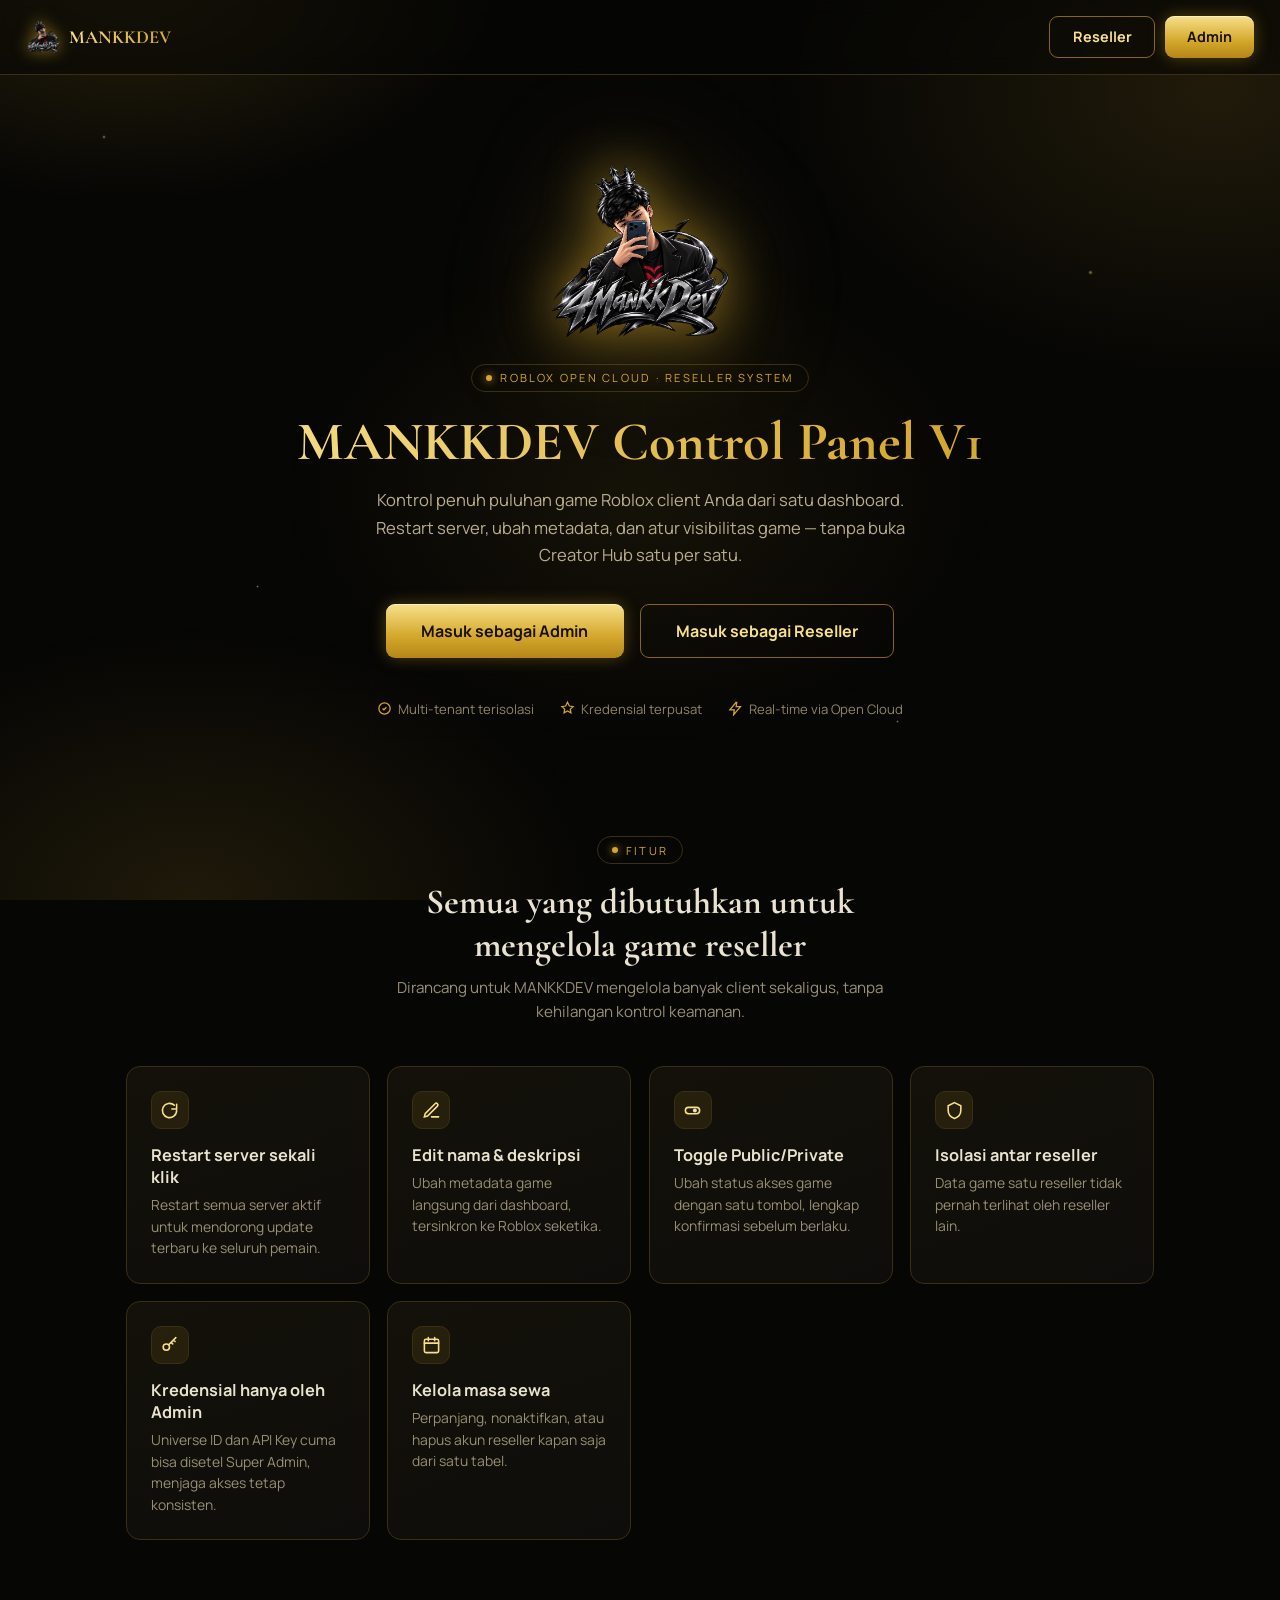
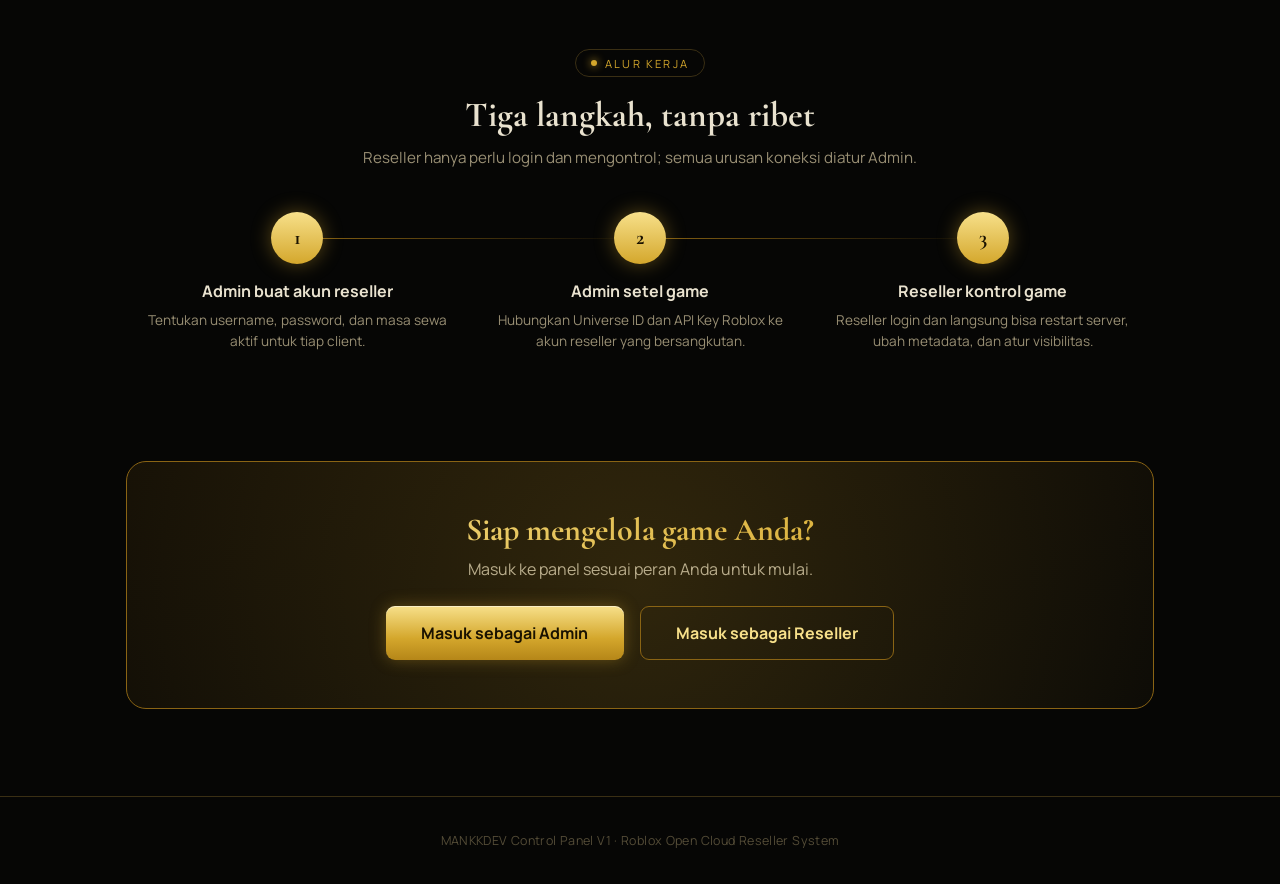
<file: index.html>
<!DOCTYPE html>
<html lang="id">
<head>
<meta charset="UTF-8">
<meta name="viewport" content="width=device-width, initial-scale=1">
<title>MANKKDEV Control Panel V1</title>
<link href="https://fonts.googleapis.com/css2?family=Cormorant+Garamond:wght@600;700&family=Manrope:wght@400;500;700;800&display=swap" rel="stylesheet">
<style>
:root{--gold1:#f7e08a;--gold2:#d4a72c;--gold3:#8a6414;--bg:#060605;--line:#3a2f14}
*{box-sizing:border-box}
html{scroll-behavior:smooth}
body{margin:0;background:var(--bg);color:#e9e2cf;font-family:Manrope,sans-serif;overflow-x:hidden}
.brand{font-family:'Cormorant Garamond',serif}
.gold-text{background:linear-gradient(100deg,var(--gold1),var(--gold2) 40%,var(--gold1) 60%,var(--gold3));background-size:220% auto;-webkit-background-clip:text;background-clip:text;color:transparent;animation:shine 6s linear infinite}
@keyframes shine{to{background-position:220% center}}
a{color:inherit}

/* ---------- Latar dekoratif ---------- */
.mesh{position:fixed;inset:0;z-index:0;pointer-events:none;
  background:
    radial-gradient(650px 420px at 10% -5%, rgba(212,167,44,.18), transparent 60%),
    radial-gradient(750px 500px at 95% 10%, rgba(212,167,44,.13), transparent 60%),
    radial-gradient(600px 420px at 50% 55%, rgba(212,167,44,.08), transparent 60%),
    radial-gradient(700px 460px at 15% 100%, rgba(212,167,44,.12), transparent 60%);
}
.grid-overlay{position:fixed;inset:0;z-index:0;pointer-events:none;opacity:.35;
  background-image:linear-gradient(rgba(212,167,44,.05) 1px,transparent 1px),linear-gradient(90deg,rgba(212,167,44,.05) 1px,transparent 1px);
  background-size:46px 46px;
  mask-image:radial-gradient(circle at 50% 30%, black, transparent 75%);
}
.particle{position:fixed;z-index:0;border-radius:50%;background:radial-gradient(circle,var(--gold1),transparent 70%);opacity:.5;pointer-events:none;animation:drift linear infinite}
@keyframes drift{from{transform:translateY(0) translateX(0)}to{transform:translateY(-40px) translateX(12px)}}

/* ---------- Nav ---------- */
nav{position:sticky;top:0;z-index:20;display:flex;align-items:center;justify-content:space-between;padding:1rem 1.6rem;backdrop-filter:blur(10px);background:rgba(6,6,5,.55);border-bottom:1px solid var(--line)}
.nav-brand{display:flex;align-items:center;gap:.6rem}
.nav-brand img{width:34px;filter:drop-shadow(0 0 8px rgba(212,167,44,.6))}
.nav-brand span{font-family:'Cormorant Garamond',serif;font-weight:700;font-size:1.15rem}
.nav-actions{display:flex;gap:.6rem}

/* ---------- Botones ---------- */
.btn{display:inline-flex;align-items:center;gap:.4rem;padding:.65rem 1.4rem;border-radius:9px;text-decoration:none;font-weight:700;font-size:.9rem;transition:filter .15s,transform .15s,box-shadow .15s;border:none;cursor:pointer}
.btn:hover{transform:translateY(-2px)}
.btn-primary{background:linear-gradient(180deg,var(--gold1),var(--gold2) 60%,#b58618);color:#1a1200;box-shadow:0 0 16px rgba(212,167,44,.35),inset 0 1px 0 rgba(255,255,255,.5)}
.btn-primary:hover{box-shadow:0 0 26px rgba(212,167,44,.55)}
.btn-outline{border:1px solid var(--gold3);color:var(--gold1);background:transparent}
.btn-outline:hover{background:rgba(212,167,44,.1)}
.btn-lg{padding:.95rem 2.2rem;font-size:1rem}

/* ---------- Hero ---------- */
.hero{position:relative;z-index:1;max-width:880px;margin:0 auto;padding:5.5rem 1.6rem 4rem;text-align:center}
.logo-wrap{width:180px;margin:0 auto 1.3rem;filter:drop-shadow(0 0 26px rgba(212,167,44,.6)) drop-shadow(0 0 55px rgba(212,167,44,.28))}
.logo-wrap img{width:100%;display:block;animation:float 5s ease-in-out infinite}
@keyframes float{0%,100%{transform:translateY(0) rotate(0)}50%{transform:translateY(-10px) rotate(-1deg)}}
.eyebrow{display:inline-flex;align-items:center;gap:.5rem;letter-spacing:.2em;text-transform:uppercase;font-size:.7rem;color:var(--gold2);border:1px solid var(--line);border-radius:99px;padding:.35rem .9rem;margin-bottom:1.1rem}
.eyebrow .dot{width:6px;height:6px;border-radius:50%;background:var(--gold2);box-shadow:0 0 8px var(--gold2);animation:pulse 1.6s ease-in-out infinite}
@keyframes pulse{0%,100%{opacity:1}50%{opacity:.3}}
h1{font-size:clamp(2.1rem,5.5vw,3.4rem);font-weight:700;margin:.1rem 0 .8rem;line-height:1.15}
p.tagline{color:#b9ad8c;max-width:580px;margin:0 auto 2.2rem;font-size:1.04rem;line-height:1.65}
.actions{display:flex;gap:1rem;justify-content:center;flex-wrap:wrap;margin-bottom:2.6rem}
.badges{display:flex;gap:1.6rem;justify-content:center;flex-wrap:wrap;color:#8f8567;font-size:.82rem}
.badges span{display:flex;align-items:center;gap:.4rem}
.badges svg{width:15px;height:15px;stroke:var(--gold2)}

/* ---------- Section umum ---------- */
section{position:relative;z-index:1;max-width:1080px;margin:0 auto;padding:3.4rem 1.6rem}
.section-head{text-align:center;max-width:560px;margin:0 auto 2.6rem}
.section-head .eyebrow{margin-bottom:.8rem}
.section-head h2{font-size:clamp(1.6rem,3.5vw,2.2rem);font-weight:700;margin:.2rem 0 .6rem}
.section-head p{color:#998f74;font-size:.95rem;line-height:1.6;margin:0}

/* ---------- Fitur ---------- */
.features{display:grid;grid-template-columns:repeat(auto-fit,minmax(230px,1fr));gap:1.1rem}
.feature{position:relative;border:1px solid var(--line);border-radius:14px;padding:1.5rem;background:linear-gradient(160deg,#131109,#0e0d0b);transition:transform .2s,box-shadow .2s,border-color .2s;overflow:hidden}
.feature::before{content:"";position:absolute;inset:0;background:radial-gradient(180px 120px at var(--mx,50%) var(--my,0%), rgba(212,167,44,.12), transparent 70%);opacity:0;transition:opacity .3s}
.feature:hover::before{opacity:1}
.feature:hover{transform:translateY(-4px);box-shadow:0 14px 32px rgba(0,0,0,.5);border-color:var(--gold3)}
.feature .icon{width:38px;height:38px;border-radius:10px;background:rgba(212,167,44,.1);border:1px solid var(--line);display:flex;align-items:center;justify-content:center;margin-bottom:.9rem}
.feature .icon svg{width:19px;height:19px;stroke:var(--gold1)}
.feature h3{margin:0 0 .4rem;font-size:1.02rem;font-weight:700}
.feature p{margin:0;font-size:.87rem;color:#998f74;line-height:1.55}

/* ---------- Cara kerja ---------- */
.steps{display:grid;grid-template-columns:repeat(auto-fit,minmax(230px,1fr));gap:0;position:relative}
.step{position:relative;padding:0 1.2rem;text-align:center}
.step .circle{width:52px;height:52px;border-radius:50%;margin:0 auto 1rem;display:flex;align-items:center;justify-content:center;font-family:'Cormorant Garamond',serif;font-weight:700;font-size:1.3rem;background:linear-gradient(180deg,var(--gold1),var(--gold2));color:#1a1200;box-shadow:0 0 20px rgba(212,167,44,.4);position:relative;z-index:2}
.step h3{margin:0 0 .5rem;font-size:1rem;font-weight:700}
.step p{margin:0;font-size:.85rem;color:#998f74;line-height:1.55}
.step-line{position:absolute;top:26px;left:50%;width:100%;height:1px;background:linear-gradient(90deg,var(--gold3),transparent);z-index:1}
.step:last-child .step-line{display:none}

/* ---------- CTA ---------- */
.cta{border:1px solid var(--gold3);border-radius:20px;padding:3rem 1.8rem;text-align:center;background:linear-gradient(160deg,#151006,#0b0a06);position:relative;overflow:hidden}
.cta::after{content:"";position:absolute;inset:-40%;background:radial-gradient(circle,rgba(212,167,44,.16),transparent 60%);animation:spin 14s linear infinite}
@keyframes spin{to{transform:rotate(360deg)}}
.cta h2{position:relative;z-index:1;font-size:clamp(1.5rem,3.5vw,2rem);margin:0 0 .6rem;font-weight:700}
.cta p{position:relative;z-index:1;color:#b9ad8c;margin:0 0 1.6rem}
.cta .actions{position:relative;z-index:1;margin-bottom:0}

footer{position:relative;z-index:1;text-align:center;color:#544c37;font-size:.78rem;padding:2.2rem 1.6rem;letter-spacing:.03em;border-top:1px solid var(--line);margin-top:2rem}

@media(max-width:720px){.step-line{display:none}.steps{gap:2rem}}
</style>
</head>
<body>
<div class="mesh"></div>
<div class="grid-overlay"></div>
<span class="particle" style="width:4px;height:4px;top:15%;left:8%;animation-duration:7s"></span>
<span class="particle" style="width:3px;height:3px;top:65%;left:20%;animation-duration:9s"></span>
<span class="particle" style="width:5px;height:5px;top:30%;left:85%;animation-duration:8s"></span>
<span class="particle" style="width:3px;height:3px;top:80%;left:70%;animation-duration:6s"></span>
<span class="particle" style="width:4px;height:4px;top:50%;left:50%;animation-duration:10s"></span>

<nav>
  <div class="nav-brand"><img src="/logo.png" alt="MANKKDEV"><span class="brand gold-text">MANKKDEV</span></div>
  <div class="nav-actions">
    <a href="/reseller" class="btn btn-outline">Reseller</a>
    <a href="/admin" class="btn btn-primary">Admin</a>
  </div>
</nav>

<div class="hero">
  <div class="logo-wrap"><img src="/logo.png" alt="MANKKDEV"></div>
  <div class="eyebrow"><span class="dot"></span> Roblox Open Cloud · Reseller System</div>
  <h1 class="brand gold-text">MANKKDEV Control Panel V1</h1>
  <p class="tagline">Kontrol penuh puluhan game Roblox client Anda dari satu dashboard. Restart server, ubah metadata, dan atur visibilitas game — tanpa buka Creator Hub satu per satu.</p>
  <div class="actions">
    <a href="/admin" class="btn btn-primary btn-lg">Masuk sebagai Admin</a>
    <a href="/reseller" class="btn btn-outline btn-lg">Masuk sebagai Reseller</a>
  </div>
  <div class="badges">
    <span><svg viewBox="0 0 24 24" fill="none" stroke-width="2"><path d="M9 12l2 2 4-4"/><circle cx="12" cy="12" r="9"/></svg> Multi-tenant terisolasi</span>
    <span><svg viewBox="0 0 24 24" fill="none" stroke-width="2"><path d="M12 2l3 6 6 1-4.5 4 1 6L12 16l-5.5 3 1-6L3 9l6-1z"/></svg> Kredensial terpusat</span>
    <span><svg viewBox="0 0 24 24" fill="none" stroke-width="2"><path d="M13 2L3 14h7l-1 8 11-13h-7l1-7z"/></svg> Real-time via Open Cloud</span>
  </div>
</div>

<section id="fitur">
  <div class="section-head">
    <div class="eyebrow"><span class="dot"></span> Fitur</div>
    <h2 class="brand">Semua yang dibutuhkan untuk mengelola game reseller</h2>
    <p>Dirancang untuk MANKKDEV mengelola banyak client sekaligus, tanpa kehilangan kontrol keamanan.</p>
  </div>
  <div class="features">
    <div class="feature"><div class="icon"><svg viewBox="0 0 24 24" fill="none" stroke-width="2" stroke-linecap="round"><path d="M21 12a9 9 0 11-3-6.7M21 4v6h-6"/></svg></div><h3>Restart server sekali klik</h3><p>Restart semua server aktif untuk mendorong update terbaru ke seluruh pemain.</p></div>
    <div class="feature"><div class="icon"><svg viewBox="0 0 24 24" fill="none" stroke-width="2" stroke-linecap="round"><path d="M12 20h9M16.5 3.5a2.1 2.1 0 013 3L7 19l-4 1 1-4z"/></svg></div><h3>Edit nama & deskripsi</h3><p>Ubah metadata game langsung dari dashboard, tersinkron ke Roblox seketika.</p></div>
    <div class="feature"><div class="icon"><svg viewBox="0 0 24 24" fill="none" stroke-width="2" stroke-linecap="round"><rect x="3" y="8" width="18" height="8" rx="4"/><circle cx="15" cy="12" r="2.5" fill="currentColor" stroke="none"/></svg></div><h3>Toggle Public/Private</h3><p>Ubah status akses game dengan satu tombol, lengkap konfirmasi sebelum berlaku.</p></div>
    <div class="feature"><div class="icon"><svg viewBox="0 0 24 24" fill="none" stroke-width="2" stroke-linecap="round"><path d="M12 2l8 4v6c0 5-3.5 8.5-8 10-4.5-1.5-8-5-8-10V6z"/></svg></div><h3>Isolasi antar reseller</h3><p>Data game satu reseller tidak pernah terlihat oleh reseller lain.</p></div>
    <div class="feature"><div class="icon"><svg viewBox="0 0 24 24" fill="none" stroke-width="2" stroke-linecap="round"><circle cx="8" cy="14" r="4"/><path d="M11 11l9-9M17 5l2 2M14 8l2 2"/></svg></div><h3>Kredensial hanya oleh Admin</h3><p>Universe ID dan API Key cuma bisa disetel Super Admin, menjaga akses tetap konsisten.</p></div>
    <div class="feature"><div class="icon"><svg viewBox="0 0 24 24" fill="none" stroke-width="2" stroke-linecap="round"><rect x="3" y="4" width="18" height="17" rx="2"/><path d="M3 9h18M8 2v4M16 2v4"/></svg></div><h3>Kelola masa sewa</h3><p>Perpanjang, nonaktifkan, atau hapus akun reseller kapan saja dari satu tabel.</p></div>
  </div>
</section>

<section id="cara-kerja">
  <div class="section-head">
    <div class="eyebrow"><span class="dot"></span> Alur kerja</div>
    <h2 class="brand">Tiga langkah, tanpa ribet</h2>
    <p>Reseller hanya perlu login dan mengontrol; semua urusan koneksi diatur Admin.</p>
  </div>
  <div class="steps">
    <div class="step"><div class="step-line"></div><div class="circle">1</div><h3>Admin buat akun reseller</h3><p>Tentukan username, password, dan masa sewa aktif untuk tiap client.</p></div>
    <div class="step"><div class="step-line"></div><div class="circle">2</div><h3>Admin setel game</h3><p>Hubungkan Universe ID dan API Key Roblox ke akun reseller yang bersangkutan.</p></div>
    <div class="step"><div class="circle">3</div><h3>Reseller kontrol game</h3><p>Reseller login dan langsung bisa restart server, ubah metadata, dan atur visibilitas.</p></div>
  </div>
</section>

<section>
  <div class="cta">
    <h2 class="brand gold-text">Siap mengelola game Anda?</h2>
    <p>Masuk ke panel sesuai peran Anda untuk mulai.</p>
    <div class="actions">
      <a href="/admin" class="btn btn-primary btn-lg">Masuk sebagai Admin</a>
      <a href="/reseller" class="btn btn-outline btn-lg">Masuk sebagai Reseller</a>
    </div>
  </div>
</section>

<footer>MANKKDEV Control Panel V1 · Roblox Open Cloud Reseller System</footer>

<script>
document.querySelectorAll('.feature').forEach(el=>{
  el.addEventListener('mousemove',e=>{
    const r=el.getBoundingClientRect();
    el.style.setProperty('--mx',(e.clientX-r.left)+'px');
    el.style.setProperty('--my',(e.clientY-r.top)+'px');
  });
});
</script>
</body>
</html>
</file>
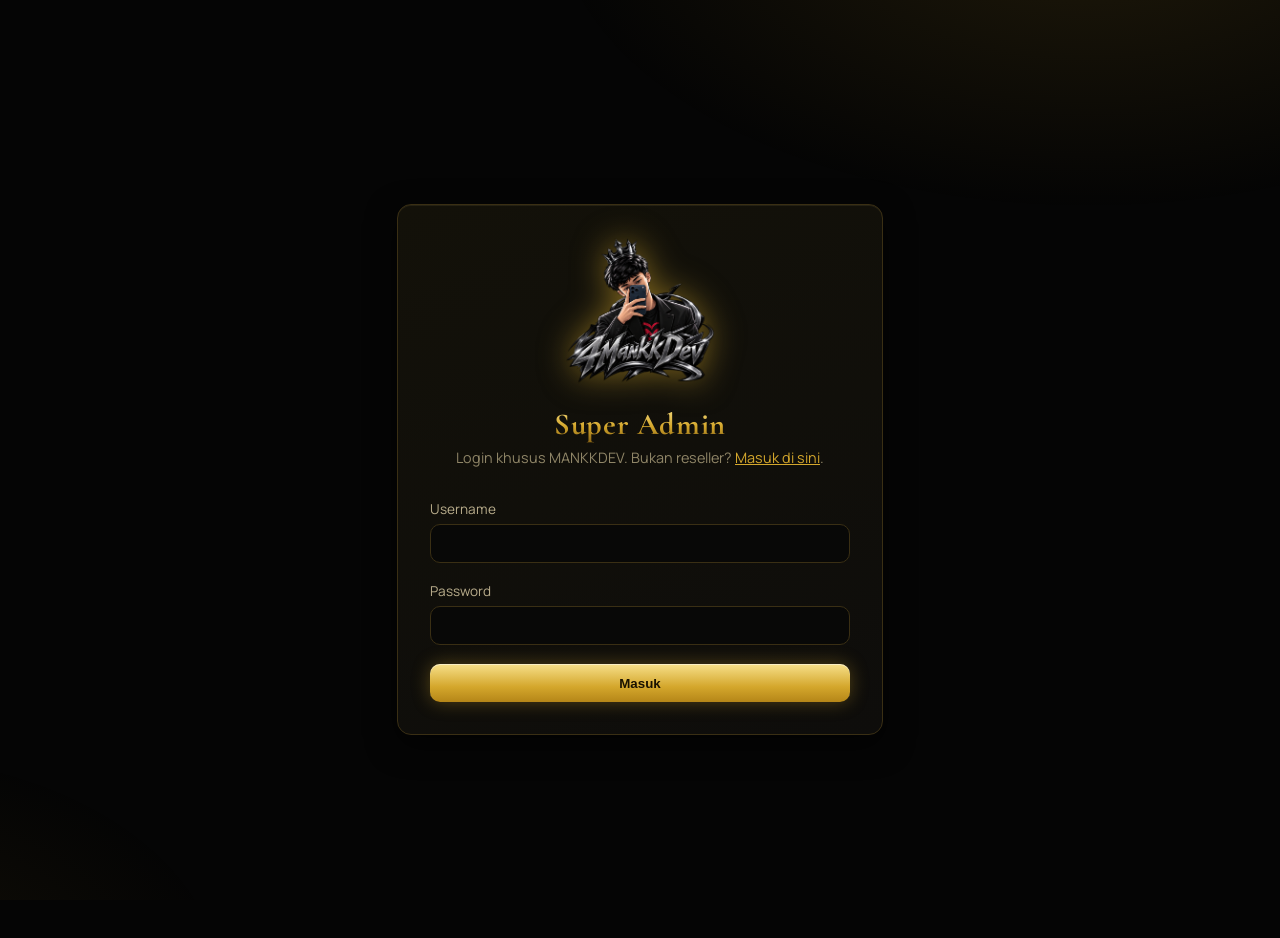
<file: admin.html>
<!DOCTYPE html>
<html lang="id">
<head>
<meta charset="UTF-8">
<meta name="viewport" content="width=device-width, initial-scale=1">
<title>Admin · MANKKDEV Control Panel</title>
<link href="https://fonts.googleapis.com/css2?family=Cormorant+Garamond:wght@600;700&family=Manrope:wght@400;500;700&display=swap" rel="stylesheet">
<link rel="stylesheet" href="/assets/style.css">
<style>
body::before{content:"";position:fixed;inset:0;pointer-events:none;background:radial-gradient(900px 500px at 85% -10%,rgba(212,167,44,.13),transparent 60%),radial-gradient(600px 400px at -10% 110%,rgba(212,167,44,.07),transparent 60%)}
</style>
</head>
<body class="min-h-screen">

<section id="login" style="min-height:100vh;display:flex;align-items:center;justify-content:center;padding:1.2rem">
  <form id="loginForm" class="panel" style="width:100%;max-width:420px;padding:2rem;display:flex;flex-direction:column;gap:1.2rem">
    <div class="logo-frame" style="margin:0 auto;width:150px"><img src="/logo.png" alt="MANKKDEV" style="width:100%;border-radius:8px;display:block"></div>
    <div style="text-align:center">
      <h1 class="brand gold-text" style="font-size:1.9rem;font-weight:700;margin:0">Super Admin</h1>
      <p style="font-size:.9rem;color:#8f8567;margin-top:.3rem">Login khusus MANKKDEV. Bukan reseller? <a href="/reseller" style="color:#d4a72c">Masuk di sini</a>.</p>
    </div>
    <div><label for="lu">Username</label><input id="lu" class="input" autocomplete="username" required></div>
    <div><label for="lp">Password</label><input id="lp" type="password" class="input" autocomplete="current-password" required></div>
    <p id="loginErr" class="hidden" style="color:#ff8c8c;font-size:.9rem"></p>
    <button class="btn-gold">Masuk</button>
  </form>
</section>

<div id="app" class="hidden" style="min-height:100vh">
  <div style="display:flex;min-height:100vh">
    <header id="topbar" style="display:none;position:sticky;top:0;background:rgba(0,0,0,.9);backdrop-filter:blur(6px);border-bottom:1px solid #3a2f14;padding:.7rem 1rem;align-items:center;justify-content:space-between;z-index:30">
      <div class="logo-frame" style="width:110px"><img src="/logo.png" style="width:100%;border-radius:6px;display:block"></div>
      <button id="menuBtn" class="btn-line">Menu</button>
    </header>
    <aside id="side" class="panel" style="width:280px;min-height:100vh;padding:1.3rem;display:flex;flex-direction:column;gap:1.4rem;border-radius:0;border-left:none;border-top:none;border-bottom:none">
      <div class="logo-frame" style="width:100%"><img src="/logo.png" style="width:100%;border-radius:8px;display:block"></div>
      <div><p class="brand gold-text" style="font-size:1.3rem;font-weight:700;margin:0;line-height:1.2">MANKKDEV<br>Control Panel V1</p><p id="who" style="font-size:.75rem;color:#8f8567;margin-top:.5rem"></p></div>
      <nav id="nav" style="display:flex;flex-direction:column;gap:.3rem"></nav>
      <button id="logout" class="btn-line" style="margin-top:auto">Keluar</button>
    </aside>
    <main style="flex:1;padding:2rem;max-width:1100px;margin:0 auto;width:100%"><div id="view"></div></main>
  </div>
</div>

<div id="modal" class="hidden" style="position:fixed;inset:0;background:rgba(0,0,0,.8);display:flex;align-items:center;justify-content:center;padding:1rem;z-index:50">
  <div class="panel" style="max-width:420px;width:100%;padding:1.5rem;display:flex;flex-direction:column;gap:1rem">
    <h3 id="mTitle" class="brand gold-text" style="font-size:1.5rem;font-weight:700;margin:0"></h3>
    <p id="mText" style="color:#cfc5a6;margin:0"></p>
    <div style="display:flex;gap:.7rem;justify-content:flex-end">
      <button id="mNo" class="btn-line">Batal</button>
      <button id="mYes" class="btn-gold">Ya, lanjutkan</button>
    </div>
  </div>
</div>
<div id="toast" class="hidden panel" style="position:fixed;bottom:1.2rem;right:1.2rem;padding:.8rem 1rem;font-size:.9rem;max-width:280px;z-index:50"></div>

<script src="/assets/app.js"></script>
<script src="/admin.js"></script>
</body>
</html>
</file>
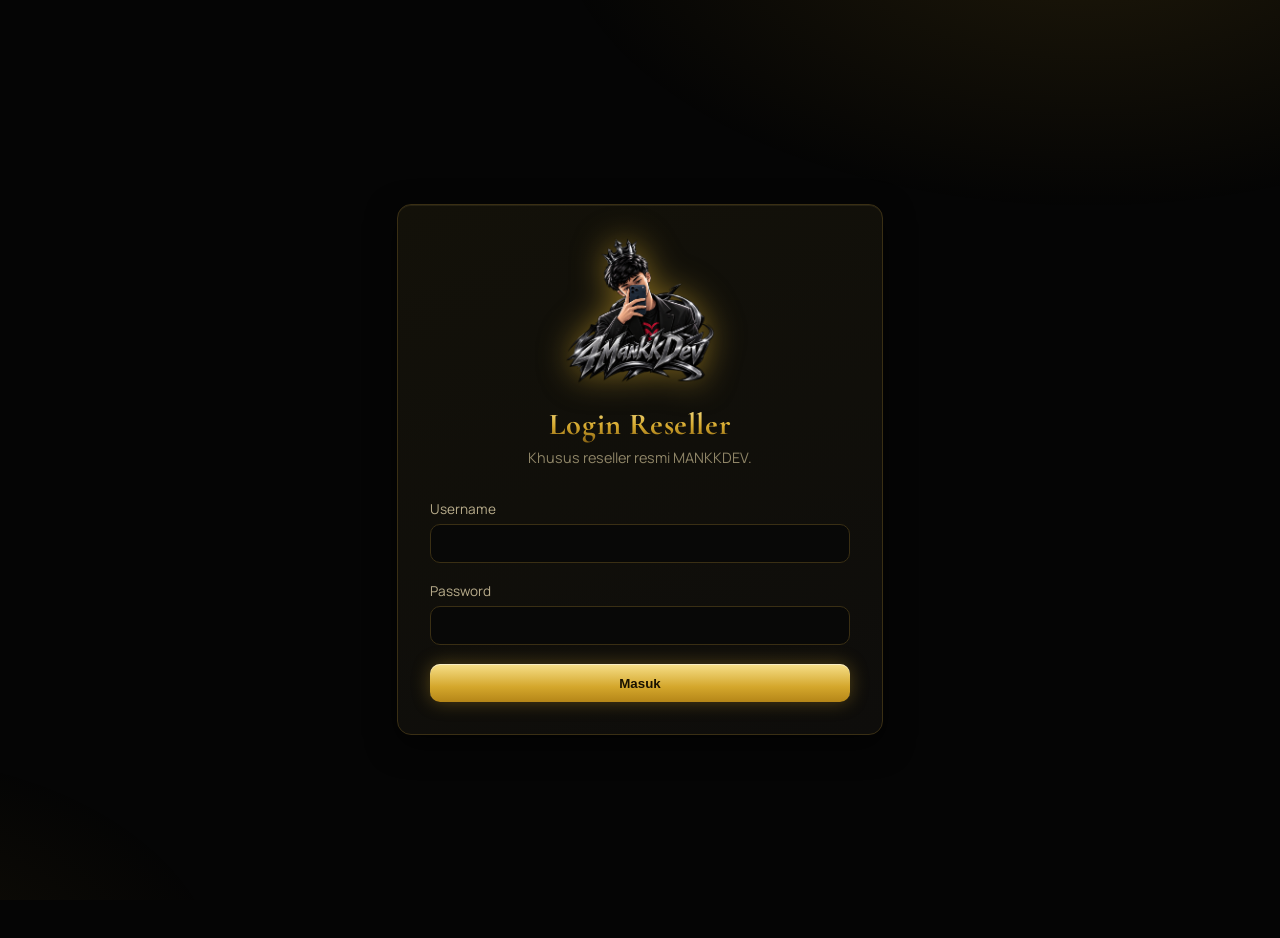
<file: reseller.html>
<!DOCTYPE html>
<html lang="id">
<head>
<meta charset="UTF-8">
<meta name="viewport" content="width=device-width, initial-scale=1">
<title>Reseller · MANKKDEV Control Panel</title>
<link href="https://fonts.googleapis.com/css2?family=Cormorant+Garamond:wght@600;700&family=Manrope:wght@400;500;700&display=swap" rel="stylesheet">
<link rel="stylesheet" href="/assets/style.css">
<style>
body::before{content:"";position:fixed;inset:0;pointer-events:none;background:radial-gradient(900px 500px at 85% -10%,rgba(212,167,44,.13),transparent 60%),radial-gradient(600px 400px at -10% 110%,rgba(212,167,44,.07),transparent 60%)}
</style>
</head>
<body class="min-h-screen">

<section id="login" style="min-height:100vh;display:flex;align-items:center;justify-content:center;padding:1.2rem">
  <form id="loginForm" class="panel" style="width:100%;max-width:420px;padding:2rem;display:flex;flex-direction:column;gap:1.2rem">
    <div class="logo-frame" style="margin:0 auto;width:150px"><img src="/logo.png" alt="MANKKDEV" style="width:100%;border-radius:8px;display:block"></div>
    <div style="text-align:center">
      <h1 class="brand gold-text" style="font-size:1.9rem;font-weight:700;margin:0">Login Reseller</h1>
      <p style="font-size:.9rem;color:#8f8567;margin-top:.3rem">Khusus reseller resmi MANKKDEV.</p>
    </div>
    <div><label for="lu">Username</label><input id="lu" class="input" autocomplete="username" required></div>
    <div><label for="lp">Password</label><input id="lp" type="password" class="input" autocomplete="current-password" required></div>
    <p id="loginErr" class="hidden" style="color:#ff8c8c;font-size:.9rem"></p>
    <button class="btn-gold">Masuk</button>
  </form>
</section>

<div id="app" class="hidden" style="min-height:100vh">
  <div style="display:flex;min-height:100vh">
    <header id="topbar" style="display:none;position:sticky;top:0;background:rgba(0,0,0,.9);backdrop-filter:blur(6px);border-bottom:1px solid #3a2f14;padding:.7rem 1rem;align-items:center;justify-content:space-between;z-index:30">
      <div class="logo-frame" style="width:110px"><img src="/logo.png" style="width:100%;border-radius:6px;display:block"></div>
      <button id="menuBtn" class="btn-line">Menu</button>
    </header>
    <aside id="side" class="panel" style="width:280px;min-height:100vh;padding:1.3rem;display:flex;flex-direction:column;gap:1.4rem;border-radius:0;border-left:none;border-top:none;border-bottom:none">
      <div class="logo-frame" style="width:100%"><img src="/logo.png" style="width:100%;border-radius:8px;display:block"></div>
      <div><p class="brand gold-text" style="font-size:1.3rem;font-weight:700;margin:0;line-height:1.2">MANKKDEV<br>Control Panel V1</p><p id="who" style="font-size:.75rem;color:#8f8567;margin-top:.5rem"></p></div>
      <nav id="nav" style="display:flex;flex-direction:column;gap:.3rem"></nav>
      <button id="logout" class="btn-line" style="margin-top:auto">Keluar</button>
    </aside>
    <main style="flex:1;padding:2rem;max-width:1100px;margin:0 auto;width:100%"><div id="view"></div></main>
  </div>
</div>

<div id="modal" class="hidden" style="position:fixed;inset:0;background:rgba(0,0,0,.8);display:flex;align-items:center;justify-content:center;padding:1rem;z-index:50">
  <div class="panel" style="max-width:420px;width:100%;padding:1.5rem;display:flex;flex-direction:column;gap:1rem">
    <h3 id="mTitle" class="brand gold-text" style="font-size:1.5rem;font-weight:700;margin:0"></h3>
    <p id="mText" style="color:#cfc5a6;margin:0"></p>
    <div style="display:flex;gap:.7rem;justify-content:flex-end">
      <button id="mNo" class="btn-line">Batal</button>
      <button id="mYes" class="btn-gold">Ya, lanjutkan</button>
    </div>
  </div>
</div>
<div id="toast" class="hidden panel" style="position:fixed;bottom:1.2rem;right:1.2rem;padding:.8rem 1rem;font-size:.9rem;max-width:280px;z-index:50"></div>

<script src="/assets/app.js"></script>
<script src="/reseller.js"></script>
</body>
</html>
</file>
<file: assets/style.css>
:root{--gold1:#f7e08a;--gold2:#d4a72c;--gold3:#8a6414;--bg:#050505;--panel:#0e0d0b;--line:#3a2f14}
body{font-family:Manrope,sans-serif;background:var(--bg);color:#e9e2cf;margin:0}
h1,h2,h3,.brand{font-family:'Cormorant Garamond',serif;letter-spacing:.02em}
.gold-text{background:linear-gradient(180deg,var(--gold1),var(--gold2) 55%,var(--gold3));-webkit-background-clip:text;background-clip:text;color:transparent}
.panel{background:linear-gradient(160deg,#131109,var(--panel));border:1px solid var(--line);border-radius:14px;box-shadow:inset 0 1px 0 rgba(247,224,138,.08),0 10px 30px rgba(0,0,0,.6)}
.btn-gold{background:linear-gradient(180deg,var(--gold1),var(--gold2) 60%,#b58618);color:#1a1200;font-weight:700;border-radius:10px;padding:.7rem 1.2rem;box-shadow:0 0 18px rgba(212,167,44,.35),inset 0 1px 0 rgba(255,255,255,.5);transition:filter .15s,box-shadow .15s;border:none;cursor:pointer}
.btn-gold:hover{filter:brightness(1.08);box-shadow:0 0 28px rgba(212,167,44,.55)}
.btn-gold:disabled{opacity:.5;cursor:wait}
.btn-line{border:1px solid var(--gold3);color:var(--gold1);border-radius:10px;padding:.5rem .9rem;background:transparent;cursor:pointer;transition:background .15s}
.btn-line:hover{background:rgba(212,167,44,.12)}
.btn-danger{border:1px solid #6b1f1f;color:#ff8c8c;border-radius:10px;padding:.5rem .9rem;background:transparent;cursor:pointer}
.btn-danger:hover{background:rgba(180,40,40,.15)}
.input{width:100%;background:#080807;border:1px solid var(--line);border-radius:10px;padding:.7rem .9rem;color:#f3ecd8;outline:none;transition:border-color .15s,box-shadow .15s;box-sizing:border-box}
.input:focus{border-color:var(--gold2);box-shadow:0 0 0 3px rgba(212,167,44,.18)}
label{font-size:.85rem;color:#b9ad8c;display:block;margin-bottom:.35rem}
.logo-frame{filter:drop-shadow(0 0 16px rgba(212,167,44,.55))}
.nav{display:flex;gap:.7rem;align-items:center;width:100%;text-align:left;padding:.7rem .9rem;border-radius:10px;color:#b9ad8c;border-left:2px solid transparent;background:transparent;cursor:pointer;font:inherit}
.nav:hover{background:rgba(212,167,44,.08);color:var(--gold1)}
.nav.on{background:rgba(212,167,44,.14);color:var(--gold1);border-left-color:var(--gold2)}
.switch{position:relative;width:54px;height:30px;border-radius:99px;background:#1c1a14;border:1px solid var(--line);transition:.2s;flex:none;cursor:pointer}
.switch::after{content:"";position:absolute;top:3px;left:3px;width:22px;height:22px;border-radius:50%;background:#6c6450;transition:.2s}
.switch.on{background:rgba(212,167,44,.25);border-color:var(--gold2);box-shadow:0 0 14px rgba(212,167,44,.4)}
.switch.on::after{left:27px;background:linear-gradient(180deg,var(--gold1),var(--gold2))}
:focus-visible{outline:2px solid var(--gold1);outline-offset:2px}
.hidden{display:none!important}
@media (prefers-reduced-motion:reduce){*{transition:none!important}}
</file>
